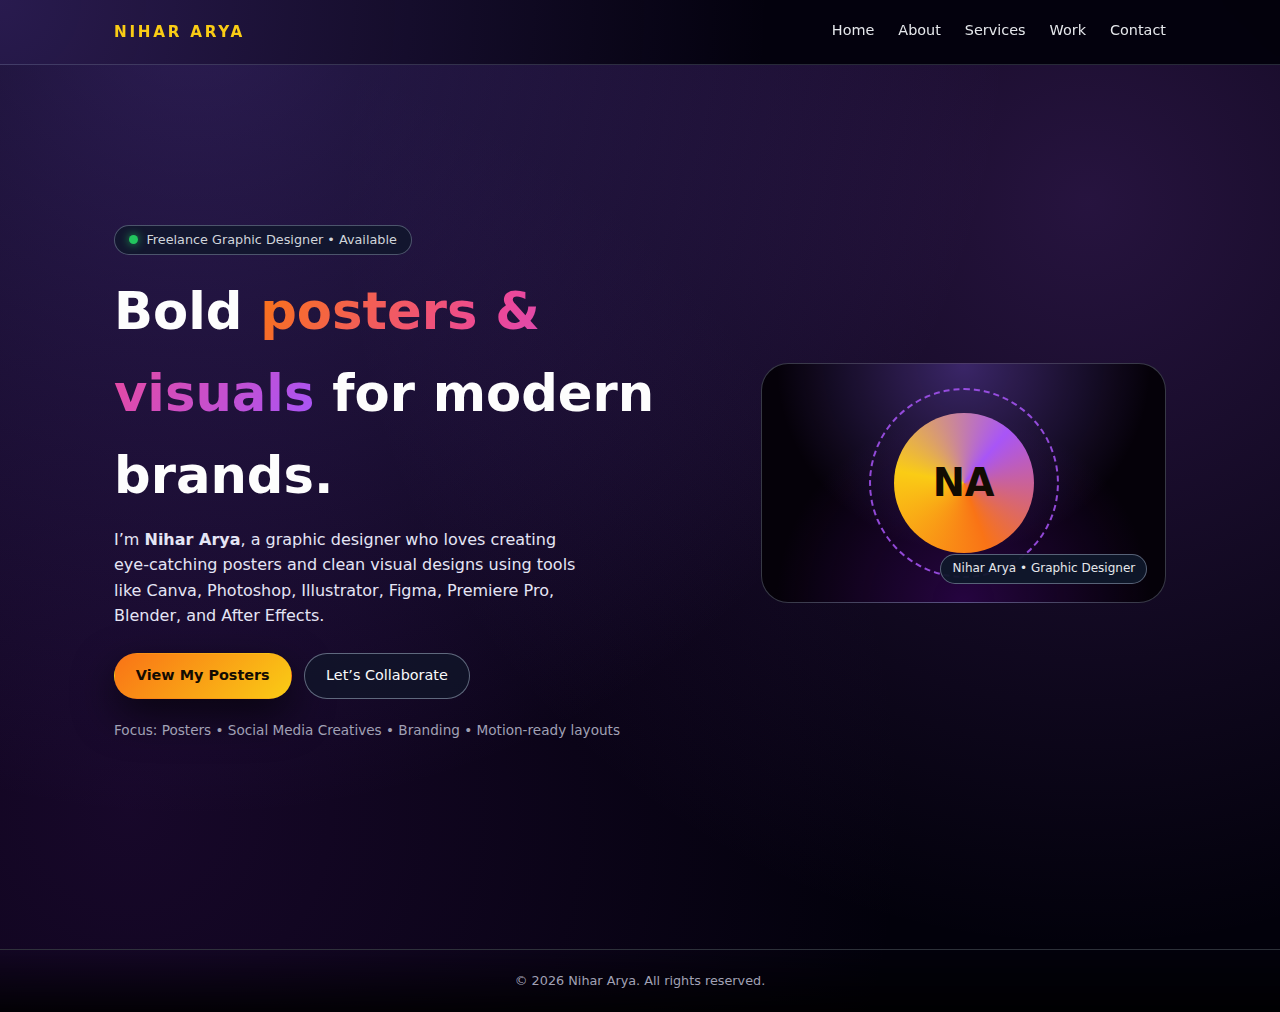
<file: index.html>
<!DOCTYPE html>
<html lang="en">
<head>
  <meta charset="UTF-8" />
  <meta name="viewport" content="width=device-width, initial-scale=1.0" />
  <title>Nihar Arya | Graphic Designer</title>
  <link rel="stylesheet" href="assets/css/style.css" />
</head>
<body>
  <header>
    <div class="container">
      <nav>
        <div class="logo">NIHAR ARYA</div>
        <button class="menu-toggle" id="menuToggle">Menu</button>
        <div class="nav-links" id="navLinks">
          <a href="index.html">Home</a>
          <a href="about.html">About</a>
          <a href="services.html">Services</a>
          <a href="work.html">Work</a>
          <a href="contact.html">Contact</a>
        </div>
      </nav>
    </div>
  </header>

  <main>
    <!-- HERO -->
    <section id="hero">
      <div class="container">
        <div class="hero-grid">
          <div>
            <div class="hero-tag">
              <span></span>
              <p>Freelance Graphic Designer • Available</p>
            </div>
            <h1 class="hero-title">
              Bold <span>posters & visuals</span> for modern brands.
            </h1>
            <p class="hero-subtitle">
              I’m <strong>Nihar Arya</strong>, a graphic designer who loves creating eye-catching
              posters and clean visual designs using tools like Canva, Photoshop, Illustrator,
              Figma, Premiere Pro, Blender, and After Effects.
            </p>
            <div class="hero-actions">
              <a href="work.html" class="btn-primary">View My Posters</a>
              <a href="contact.html" class="btn-outline">Let’s Collaborate</a>
            </div>
            <p class="hero-note">
              Focus: Posters • Social Media Creatives • Branding • Motion-ready layouts
            </p>
          </div>

          <div class="hero-visual">
            <div class="hero-circle">
              <div class="hero-initials">
                NA
              </div>
            </div>
            <div class="hero-pill">
              Nihar Arya • Graphic Designer
            </div>
          </div>
        </div>
      </div>
    </section>
  </main>

  <footer>
    <div class="container">
      <p>© <span id="year"></span> Nihar Arya. All rights reserved.</p>
    </div>
  </footer>

  <script src="assets/js/main.js"></script>
</body>
</html>
</file>
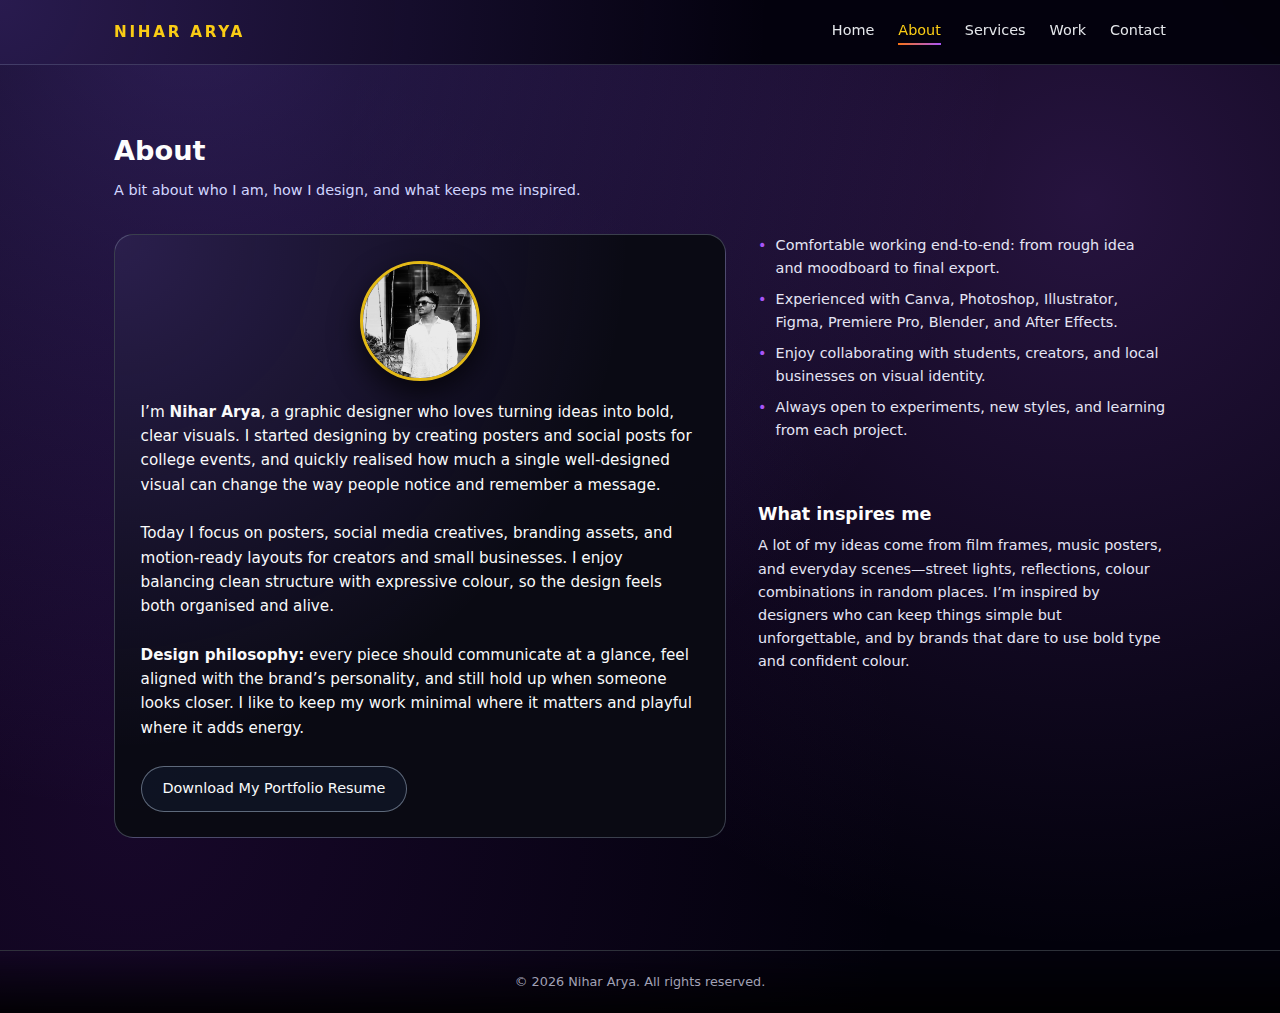
<file: about.html>
<!DOCTYPE html>
<html lang="en">
<head>
  <meta charset="UTF-8" />
  <meta name="viewport" content="width=device-width, initial-scale=1.0" />
  <title>About | Nihar Arya</title>
  <link rel="stylesheet" href="assets/css/style.css" />
</head>
<body>
  <header>
    <div class="container">
      <nav>
        <div class="logo">NIHAR ARYA</div>
        <button class="menu-toggle" id="menuToggle">Menu</button>
        <div class="nav-links" id="navLinks">
          <a href="index.html">Home</a>
          <a href="about.html" class="active">About</a>
          <a href="services.html">Services</a>
          <a href="work.html">Work</a>
          <a href="contact.html">Contact</a>
        </div>
      </nav>
    </div>
  </header>

  <main>
    <section id="about">
      <div class="container">
        <h2 class="section-title">About</h2>
        <p class="section-subtitle">A bit about who I am, how I design, and what keeps me inspired.</p>

        <div class="about-grid">
          <div class="about-card">
            <!-- Circular profile picture -->
            <div class="hero-profile" style="margin-bottom: 1.2rem;">
              <img src="assets/img/nihar.jpg" alt="Portrait of Nihar Arya" />
            </div>

            <p>
              I’m <strong>Nihar Arya</strong>, a graphic designer who loves turning ideas into bold,
              clear visuals. I started designing by creating posters and social posts for college events,
              and quickly realised how much a single well‑designed visual can change the way people notice
              and remember a message.
            </p>
            <br />
            <p>
              Today I focus on posters, social media creatives, branding assets, and motion‑ready layouts
              for creators and small businesses. I enjoy balancing clean structure with expressive colour,
              so the design feels both organised and alive.
            </p>
            <br />
            <p>
              <strong>Design philosophy:</strong> every piece should communicate at a glance, feel aligned
              with the brand’s personality, and still hold up when someone looks closer. I like to keep my
              work minimal where it matters and playful where it adds energy.
            </p>

            <!-- Resume download -->
            <div style="margin-top: 1.6rem;">
              <a href="assets/docs/Nihar-Arya-Resume.pdf" class="btn-outline" download>
                Download My Portfolio Resume
              </a>
            </div>
          </div>

          <div>
            <ul class="about-list">
              <li>Comfortable working end‑to‑end: from rough idea and moodboard to final export.</li>
              <li>Experienced with Canva, Photoshop, Illustrator, Figma, Premiere Pro, Blender, and After Effects.</li>
              <li>Enjoy collaborating with students, creators, and local businesses on visual identity.</li>
              <li>Always open to experiments, new styles, and learning from each project.</li>
            </ul>

            <br />

            <h3 class="section-title" style="font-size: 1.1rem; margin-top: 1.5rem;">
              What inspires me
            </h3>
            <p style="font-size: 0.9rem; color: #e5e5f5;">
              A lot of my ideas come from film frames, music posters, and everyday scenes—street lights,
              reflections, colour combinations in random places. I’m inspired by designers who can keep
              things simple but unforgettable, and by brands that dare to use bold type and confident colour.
            </p>
          </div>
        </div>
      </div>
    </section>
  </main>

  <footer>
    <div class="container">
      <p>© <span id="year"></span> Nihar Arya. All rights reserved.</p>
    </div>
  </footer>

  <script src="assets/js/main.js"></script>
</body>
</html>
</file>
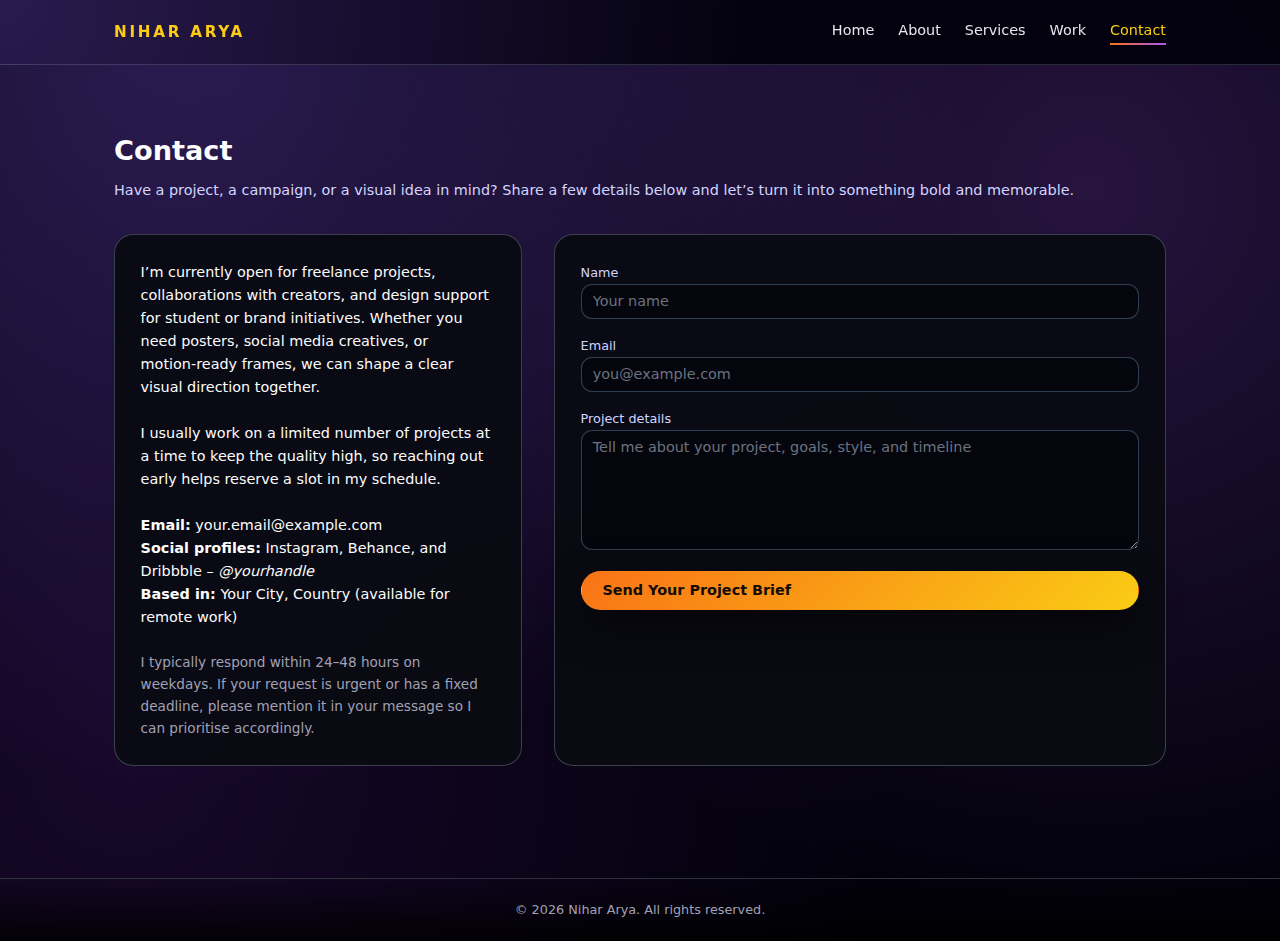
<file: contact.html>
<!DOCTYPE html>
<html lang="en">
<head>
  <meta charset="UTF-8" />
  <meta name="viewport" content="width=device-width, initial-scale=1.0" />
  <title>Contact | Nihar Arya</title>
  <link rel="stylesheet" href="assets/css/style.css" />
</head>
<body>
  <header>
    <div class="container">
      <nav>
        <div class="logo">NIHAR ARYA</div>
        <button class="menu-toggle" id="menuToggle">Menu</button>
        <div class="nav-links" id="navLinks">
          <a href="index.html">Home</a>
          <a href="about.html">About</a>
          <a href="services.html">Services</a>
          <a href="work.html">Work</a>
          <a href="contact.html" class="active">Contact</a>
        </div>
      </nav>
    </div>
  </header>

  <main>
    <section id="contact">
      <div class="container">
        <h2 class="section-title">Contact</h2>
        <p class="section-subtitle">
          Have a project, a campaign, or a visual idea in mind? Share a few details below and
          let’s turn it into something bold and memorable.
        </p>

        <div class="contact-grid">
          <div class="contact-card">
            <p>
              I’m currently open for freelance projects, collaborations with creators, and design
              support for student or brand initiatives. Whether you need posters, social media
              creatives, or motion‑ready frames, we can shape a clear visual direction together.
            </p>
            <br />
            <p>
              I usually work on a limited number of projects at a time to keep the quality high,
              so reaching out early helps reserve a slot in my schedule.
            </p>
            <br />
            <p><strong>Email:</strong> your.email@example.com</p>
            <p><strong>Social profiles:</strong> Instagram, Behance, and Dribbble – <em>@yourhandle</em></p>
            <p><strong>Based in:</strong> Your City, Country (available for remote work)</p>
            <br />
            <p class="hero-note">
              I typically respond within 24–48 hours on weekdays. If your request is urgent or has
              a fixed deadline, please mention it in your message so I can prioritise accordingly.
            </p>
          </div>

          <div class="contact-card">
            <form>
              <div>
                <label for="name">Name</label>
                <input id="name" type="text" placeholder="Your name" required />
              </div>

              <div>
                <label for="email">Email</label>
                <input id="email" type="email" placeholder="you@example.com" required />
              </div>

              <div>
                <label for="project">Project details</label>
                <textarea id="project" placeholder="Tell me about your project, goals, style, and timeline"></textarea>
              </div>

              <button type="submit" class="btn-primary">Send Your Project Brief</button>
            </form>
          </div>
        </div>
      </div>
    </section>
  </main>

  <footer>
    <div class="container">
      <p>© <span id="year"></span> Nihar Arya. All rights reserved.</p>
    </div>
  </footer>

  <script src="assets/js/main.js"></script>
</body>
</html>
</file>
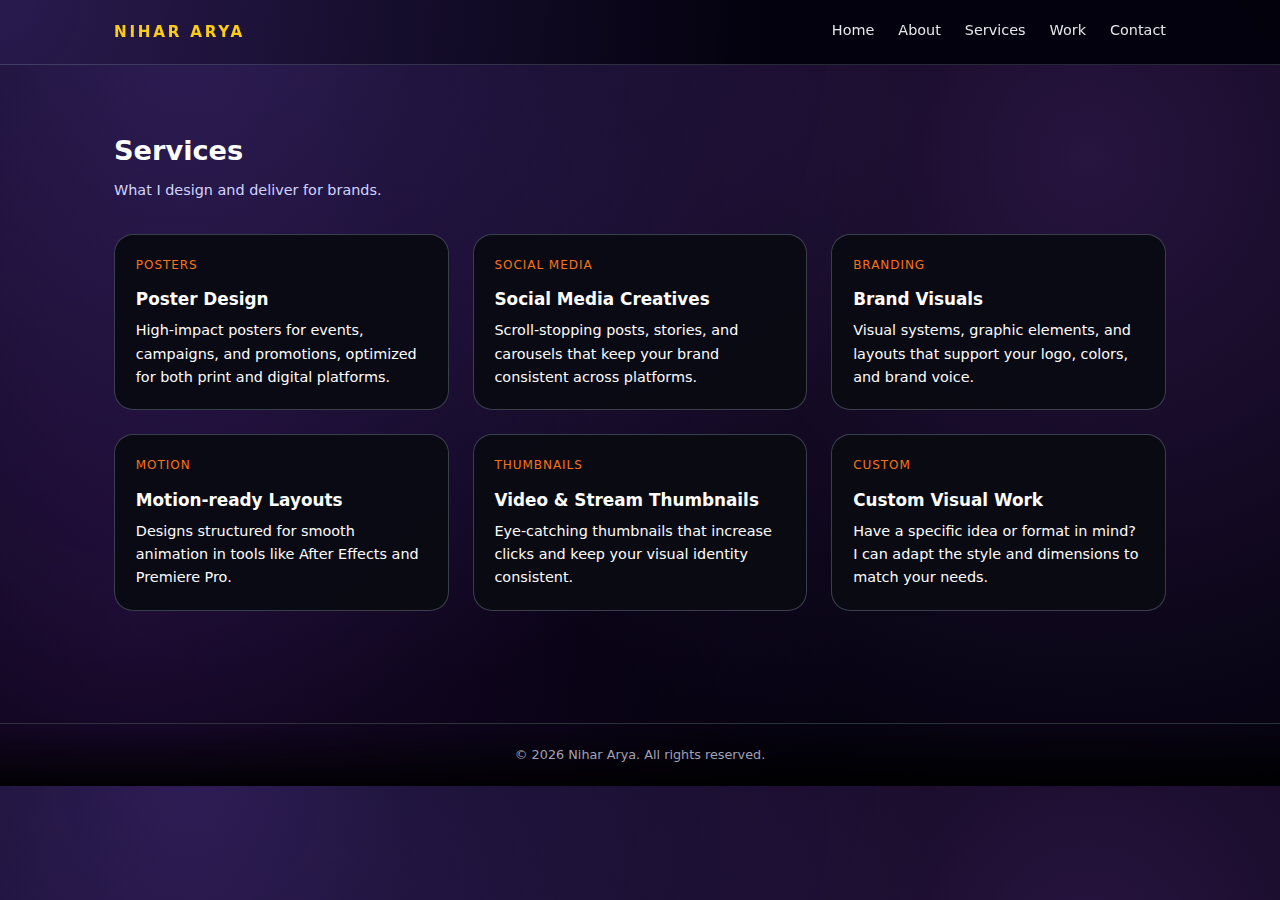
<file: services.html>
<!DOCTYPE html>
<html lang="en">
<head>
  <meta charset="UTF-8" />
  <meta name="viewport" content="width=device-width, initial-scale=1.0" />
  <title>Services | Nihar Arya</title>
  <link rel="stylesheet" href="assets/css/style.css" />
</head>
<body>
  <header>
    <div class="container">
      <nav>
        <div class="logo">NIHAR ARYA</div>
        <button class="menu-toggle" id="menuToggle">Menu</button>
        <div class="nav-links" id="navLinks">
          <a href="index.html">Home</a>
          <a href="about.html">About</a>
          <a href="services.html">Services</a>
          <a href="work.html">Work</a>
          <a href="contact.html">Contact</a>
        </div>
      </nav>
    </div>
  </header>

  <main>
    <section id="services">
      <div class="container">
        <h2 class="section-title">Services</h2>
        <p class="section-subtitle">What I design and deliver for brands.</p>

        <div class="services-grid">
          <div class="service-card">
            <p class="service-tag">Posters</p>
            <h3 class="service-title">Poster Design</h3>
            <p>
              High‑impact posters for events, campaigns, and promotions, optimized for both print and
              digital platforms.
            </p>
          </div>

          <div class="service-card">
            <p class="service-tag">Social Media</p>
            <h3 class="service-title">Social Media Creatives</h3>
            <p>
              Scroll‑stopping posts, stories, and carousels that keep your brand consistent across platforms.
            </p>
          </div>

          <div class="service-card">
            <p class="service-tag">Branding</p>
            <h3 class="service-title">Brand Visuals</h3>
            <p>
              Visual systems, graphic elements, and layouts that support your logo, colors, and brand voice.
            </p>
          </div>

          <div class="service-card">
            <p class="service-tag">Motion</p>
            <h3 class="service-title">Motion‑ready Layouts</h3>
            <p>
              Designs structured for smooth animation in tools like After Effects and Premiere Pro.
            </p>
          </div>

          <div class="service-card">
            <p class="service-tag">Thumbnails</p>
            <h3 class="service-title">Video & Stream Thumbnails</h3>
            <p>
              Eye‑catching thumbnails that increase clicks and keep your visual identity consistent.
            </p>
          </div>

          <div class="service-card">
            <p class="service-tag">Custom</p>
            <h3 class="service-title">Custom Visual Work</h3>
            <p>
              Have a specific idea or format in mind? I can adapt the style and dimensions to match your needs.
            </p>
          </div>
        </div>
      </div>
    </section>
  </main>

  <footer>
    <div class="container">
      <p>© <span id="year"></span> Nihar Arya. All rights reserved.</p>
    </div>
  </footer>

  <script src="assets/js/main.js"></script>
</body>
</html>
</file>
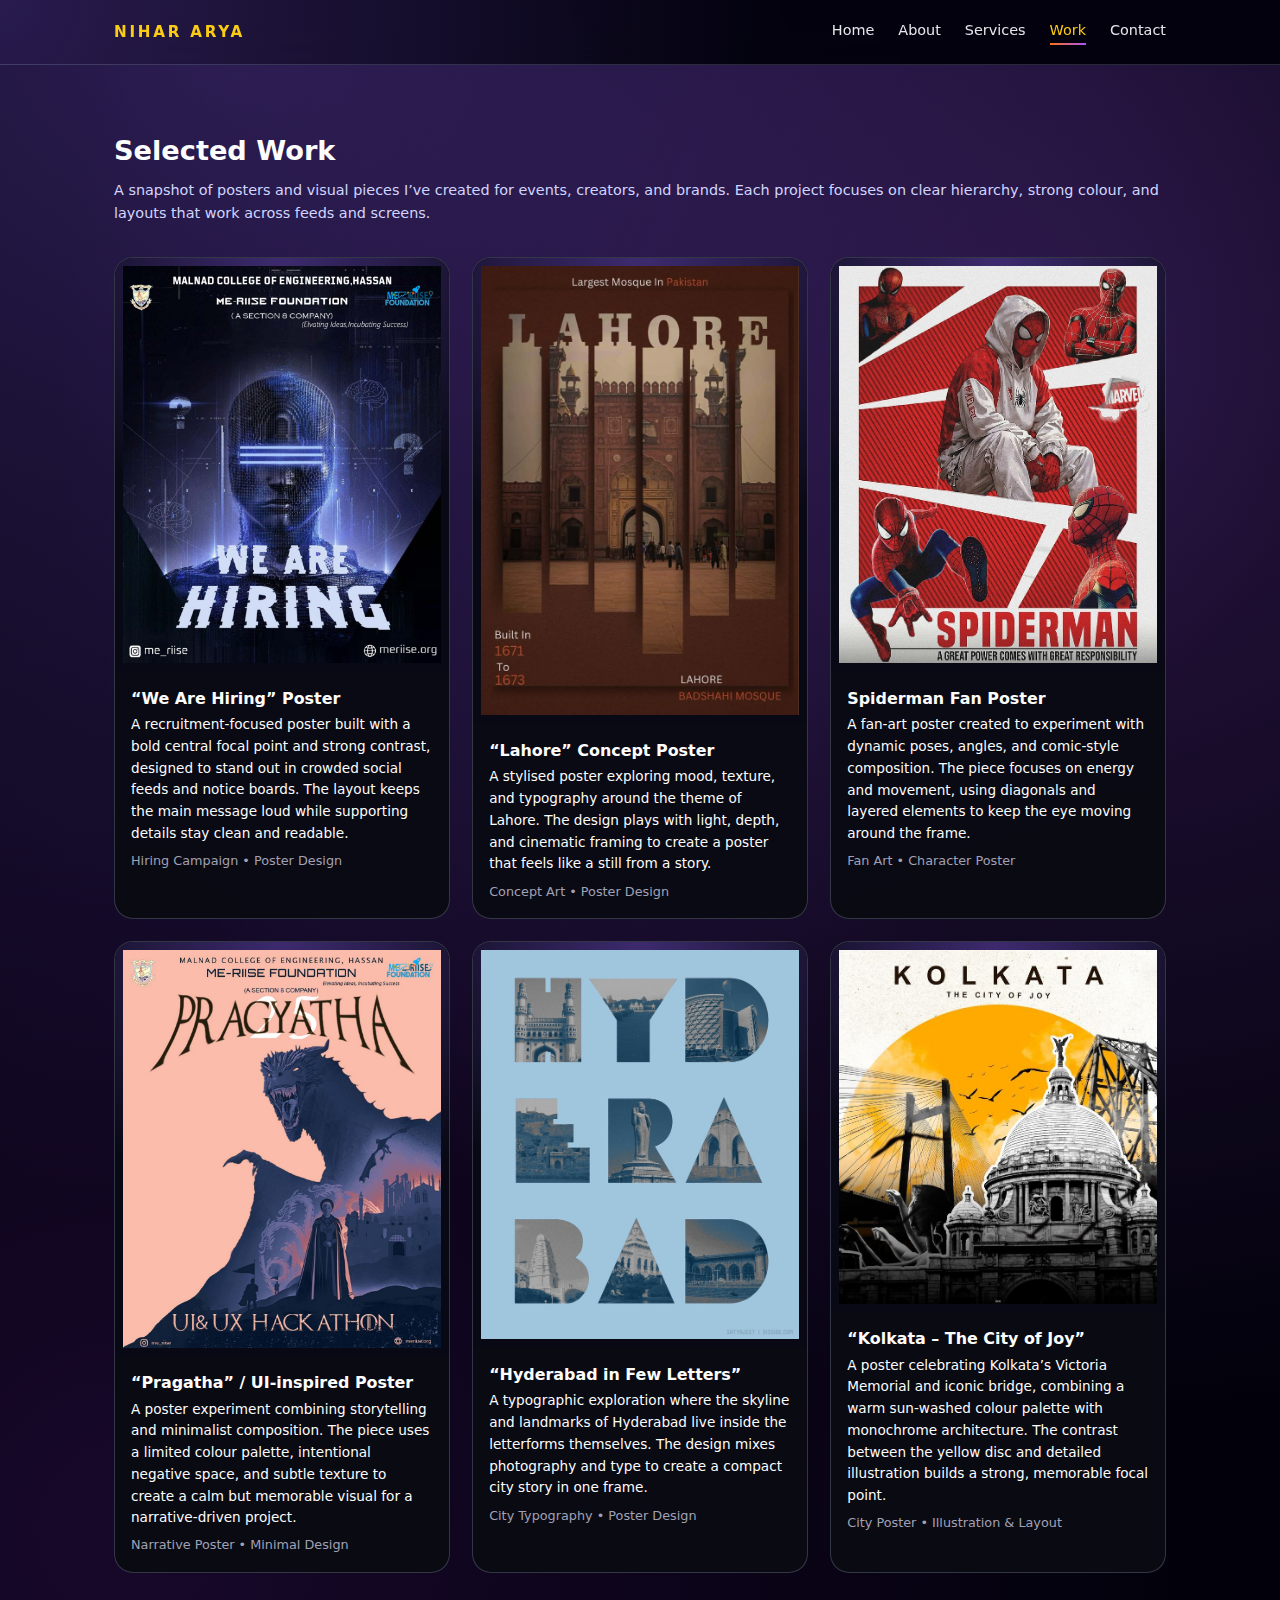
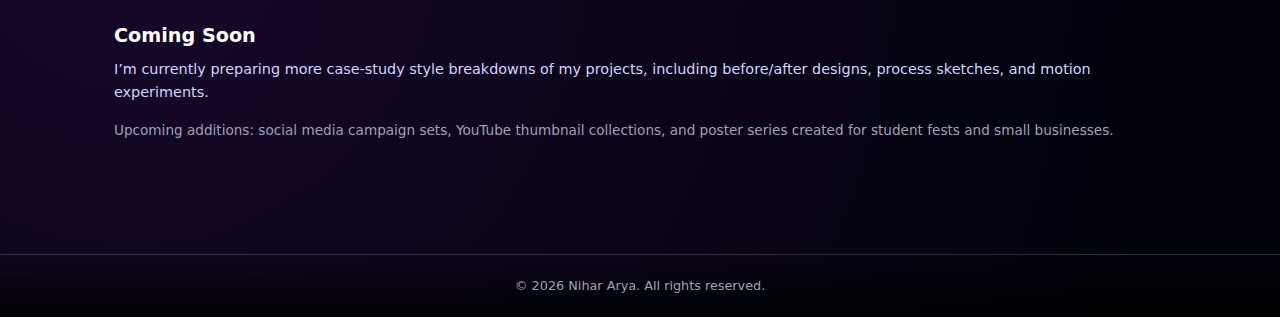
<file: work.html>
<!DOCTYPE html>
<html lang="en">
<head>
  <meta charset="UTF-8" />
  <meta name="viewport" content="width=device-width, initial-scale=1.0" />
  <title>Work | Nihar Arya</title>
  <link rel="stylesheet" href="assets/css/style.css" />
</head>
<body>
  <header>
    <div class="container">
      <nav>
        <div class="logo">NIHAR ARYA</div>
        <button class="menu-toggle" id="menuToggle">Menu</button>
        <div class="nav-links" id="navLinks">
          <a href="index.html">Home</a>
          <a href="about.html">About</a>
          <a href="services.html">Services</a>
          <a href="work.html" class="active">Work</a>
          <a href="contact.html">Contact</a>
        </div>
      </nav>
    </div>
  </header>

  <main>
    <section id="work">
      <div class="container">
        <h2 class="section-title">Selected Work</h2>
        <p class="section-subtitle">
          A snapshot of posters and visual pieces I’ve created for events, creators, and brands.
          Each project focuses on clear hierarchy, strong colour, and layouts that work across feeds and screens.
        </p>

        <div class="work-grid">
          <!-- Project 1: Hiring -->
          <article class="work-item">
            <div class="work-thumb">
              <img src="assets/img/hiring.jpg" alt="We Are Hiring poster by Nihar Arya" />
            </div>
            <div class="work-body">
              <h3 class="work-title">“We Are Hiring” Poster</h3>
              <p>
                A recruitment‑focused poster built with a bold central focal point and strong contrast,
                designed to stand out in crowded social feeds and notice boards. The layout keeps the
                main message loud while supporting details stay clean and readable.
              </p>
              <p class="work-meta">Hiring Campaign • Poster Design</p>
            </div>
          </article>

          <!-- Project 2: Lahore -->
          <article class="work-item">
            <div class="work-thumb">
              <img src="assets/img/lahore.jpg" alt="Lahore themed poster by Nihar Arya" />
            </div>
            <div class="work-body">
              <h3 class="work-title">“Lahore” Concept Poster</h3>
              <p>
                A stylised poster exploring mood, texture, and typography around the theme of Lahore.
                The design plays with light, depth, and cinematic framing to create a poster that feels
                like a still from a story.
              </p>
              <p class="work-meta">Concept Art • Poster Design</p>
            </div>
          </article>

          <!-- Project 3: Spiderman -->
          <article class="work-item">
            <div class="work-thumb">
              <img src="assets/img/spiderman.jpg" alt="Spiderman fan poster by Nihar Arya" />
            </div>
            <div class="work-body">
              <h3 class="work-title">Spiderman Fan Poster</h3>
              <p>
                A fan‑art poster created to experiment with dynamic poses, angles, and comic‑style
                composition. The piece focuses on energy and movement, using diagonals and layered
                elements to keep the eye moving around the frame.
              </p>
              <p class="work-meta">Fan Art • Character Poster</p>
            </div>
          </article>

          <!-- Project 4: Pragatha / uiux -->
          <article class="work-item">
            <div class="work-thumb">
              <img src="assets/img/uiux.jpg" alt="UI/UX themed Pragatha poster by Nihar Arya" />
            </div>
            <div class="work-body">
              <h3 class="work-title">“Pragatha” / UI‑inspired Poster</h3>
              <p>
                A poster experiment combining storytelling and minimalist composition. The piece uses
                a limited colour palette, intentional negative space, and subtle texture to create a
                calm but memorable visual for a narrative‑driven project.
              </p>
              <p class="work-meta">Narrative Poster • Minimal Design</p>
            </div>
          </article>

          <!-- Project 5: Hyderabad -->
          <article class="work-item">
            <div class="work-thumb">
              <img src="assets/img/hyderabad.jpeg" alt="Hyderabad in few letters poster by Nihar Arya" />
            </div>
            <div class="work-body">
              <h3 class="work-title">“Hyderabad in Few Letters”</h3>
              <p>
                A typographic exploration where the skyline and landmarks of Hyderabad live inside
                the letterforms themselves. The design mixes photography and type to create a compact
                city story in one frame.
              </p>
              <p class="work-meta">City Typography • Poster Design</p>
            </div>
          </article>

          <!-- Project 6: Kolkata / Victoria Palace -->
          <article class="work-item">
            <div class="work-thumb">
              <img src="assets/img/victoria-palace.jpeg" alt="Kolkata Victoria Memorial poster by Nihar Arya" />
            </div>
            <div class="work-body">
              <h3 class="work-title">“Kolkata – The City of Joy”</h3>
              <p>
                A poster celebrating Kolkata’s Victoria Memorial and iconic bridge, combining a warm
                sun‑washed colour palette with monochrome architecture. The contrast between the yellow
                disc and detailed illustration builds a strong, memorable focal point.
              </p>
              <p class="work-meta">City Poster • Illustration & Layout</p>
            </div>
          </article>
        </div>

        <!-- Coming soon section -->
        <div style="margin-top: 3rem;">
          <h3 class="section-title" style="font-size: 1.2rem;">Coming Soon</h3>
          <p class="section-subtitle" style="margin-bottom: 1rem;">
            I’m currently preparing more case‑study style breakdowns of my projects, including before/after designs,
            process sketches, and motion experiments.
          </p>
          <p class="hero-note">
            Upcoming additions: social media campaign sets, YouTube thumbnail collections, and poster series created
            for student fests and small businesses.
          </p>
        </div>
      </div>
    </section>
  </main>

  <footer>
    <div class="container">
      <p>© <span id="year"></span> Nihar Arya. All rights reserved.</p>
    </div>
  </footer>

  <script src="assets/js/main.js"></script>
</body>
</html>
</file>
<file: assets/css/style.css>
/* Global reset & typography */
* {
  margin: 0;
  padding: 0;
  box-sizing: border-box;
  font-family: system-ui, -apple-system, BlinkMacSystemFont, "Segoe UI", sans-serif;
}

body {
  /* Deep black base + soft purple glows */
  background:
    radial-gradient(circle at 15% 0%, rgba(139, 92, 246, 0.3), transparent 55%),
    radial-gradient(circle at 85% 20%, rgba(168, 85, 247, 0.22), transparent 55%),
    radial-gradient(circle at 10% 80%, rgba(88, 28, 135, 0.25), transparent 55%),
    #02010b;
  color: #fdfdfd;
  line-height: 1.6;
}

a {
  color: inherit;
  text-decoration: none;
}

img {
  max-width: 100%;
  display: block;
}

/* Layout helpers */
.container {
  max-width: 1100px;
  margin: 0 auto;
  padding: 0 1.5rem;
}

main {
  padding-bottom: 3rem;
}

section {
  padding: 4rem 0;
}

/* Header & navigation */
header {
  position: sticky;
  top: 0;
  z-index: 10;
  backdrop-filter: blur(14px);
  background:
    radial-gradient(circle at top left, rgba(139, 92, 246, 0.28), transparent 60%),
    rgba(2, 1, 11, 0.96);
  border-bottom: 1px solid rgba(148, 163, 184, 0.25);
}

nav {
  display: flex;
  align-items: center;
  justify-content: space-between;
  height: 64px;
}

.logo {
  font-size: 0.95rem;
  font-weight: 700;
  letter-spacing: 0.18em;
  text-transform: uppercase;
  color: #facc15; /* warm yellow accent */
}

.nav-links {
  display: flex;
  gap: 1.5rem;
  font-size: 0.9rem;
}

.nav-links a {
  position: relative;
  padding-bottom: 2px;
  color: #e5e7eb;
  transition: color 0.15s ease;
}

.nav-links a::after {
  content: "";
  position: absolute;
  left: 0;
  bottom: 0;
  width: 0;
  height: 2px;
  background: linear-gradient(90deg, #f97316, #a855f7);
  transition: width 0.2s ease;
}

.nav-links a:hover {
  color: #facc15;
}

.nav-links a:hover::after {
  width: 100%;
}

.nav-links a.active {
  color: #facc15;
}

.nav-links a.active::after {
  width: 100%;
}

/* Mobile menu button */
.menu-toggle {
  display: none;
  border-radius: 999px;
  border: 1px solid rgba(148, 163, 184, 0.4);
  padding: 0.3rem 0.8rem;
  font-size: 0.8rem;
  background: rgba(15, 23, 42, 0.65);
  color: #f9fafb;
  cursor: pointer;
}

/* Hero section */
#hero {
  min-height: calc(100vh - 64px);
  display: flex;
  align-items: center;
}

.hero-grid {
  display: grid;
  grid-template-columns: 3fr 2fr;
  gap: 2.5rem;
  align-items: center;
}

.hero-tag {
  display: inline-flex;
  align-items: center;
  gap: 0.5rem;
  padding: 0.25rem 0.9rem;
  border-radius: 999px;
  border: 1px solid rgba(148, 163, 184, 0.45);
  font-size: 0.8rem;
  color: #d1d5db;
  margin-bottom: 1rem;
  background: rgba(15, 23, 42, 0.8);
}

.hero-tag span {
  width: 9px;
  height: 9px;
  border-radius: 999px;
  background: #22c55e;
  box-shadow: 0 0 10px rgba(34, 197, 94, 0.9);
}

.hero-title {
  font-size: clamp(2.5rem, 4vw, 3.4rem);
  font-weight: 700;
  margin-bottom: 0.6rem;
}

.hero-title span {
  background: linear-gradient(120deg, #f97316, #ec4899, #a855f7);
  -webkit-background-clip: text;
  color: transparent;
}

.hero-subtitle {
  font-size: 1rem;
  color: #e5e5f5;
  max-width: 30rem;
  margin-bottom: 1.5rem;
}

.hero-actions {
  display: flex;
  flex-wrap: wrap;
  gap: 0.8rem;
  margin-bottom: 1.3rem;
}

.btn-primary,
.btn-outline {
  padding: 0.65rem 1.3rem;
  border-radius: 999px;
  font-size: 0.9rem;
  border: 1px solid transparent;
  cursor: pointer;
  transition: all 0.15s ease;
  display: inline-flex;
  align-items: center;
  gap: 0.4rem;
}

.btn-primary {
  background: linear-gradient(135deg, #f97316, #facc15);
  color: #120b02;
  font-weight: 600;
  box-shadow: 0 16px 40px rgba(0, 0, 0, 0.65);
}

.btn-primary:hover {
  transform: translateY(-1px);
  box-shadow: 0 22px 55px rgba(0, 0, 0, 0.85);
}

.btn-outline {
  border-color: rgba(148, 163, 184, 0.6);
  color: #f9fafb;
  background: rgba(15, 23, 42, 0.7);
}

.btn-outline:hover {
  background: rgba(15, 23, 42, 0.95);
  transform: translateY(-1px);
}

.hero-note {
  font-size: 0.85rem;
  color: #a1a1b5;
}

.hero-visual {
  border-radius: 1.7rem;
  border: 1px solid rgba(148, 163, 184, 0.35);
  background:
    radial-gradient(circle at top, rgba(139, 92, 246, 0.4), transparent 60%),
    radial-gradient(circle at bottom, rgba(59, 7, 100, 0.6), transparent 60%),
    #050109;
  padding: 1.5rem;
  position: relative;
  overflow: hidden;
}

/* Circular profile inside hero & about */
.hero-profile {
  width: 120px;
  height: 120px;
  border-radius: 50%;
  overflow: hidden;
  border: 3px solid rgba(250, 204, 21, 0.9);
  margin: 0 auto 1rem auto;
  box-shadow: 0 12px 30px rgba(0, 0, 0, 0.7);
}

.hero-profile img {
  width: 100%;
  height: 100%;
  object-fit: cover;
}

.hero-circle {
  width: 190px;
  height: 190px;
  border-radius: 999px;
  border: 2px dashed rgba(168, 85, 247, 0.85);
  display: flex;
  align-items: center;
  justify-content: center;
  margin: 0 auto;
}

.hero-initials {
  width: 140px;
  height: 140px;
  border-radius: 999px;
  background: conic-gradient(from 160deg, #f97316, #facc15, #a855f7, #f97316);
  display: flex;
  align-items: center;
  justify-content: center;
  font-size: 2.4rem;
  font-weight: 700;
  color: #120b02;
}

.hero-pill {
  position: absolute;
  bottom: 1.1rem;
  right: 1.1rem;
  font-size: 0.75rem;
  padding: 0.3rem 0.7rem;
  border-radius: 999px;
  background: rgba(15, 23, 42, 0.95);
  border: 1px solid rgba(148, 163, 184, 0.55);
  color: #e5e7eb;
}

/* Section headings */
.section-title {
  font-size: 1.7rem;
  margin-bottom: 0.4rem;
}

.section-subtitle {
  font-size: 0.9rem;
  color: #d1d5ff;
  margin-bottom: 2rem;
}

/* About section */
.about-grid {
  display: grid;
  grid-template-columns: 3fr 2fr;
  gap: 2rem;
}

.about-card {
  background:
    radial-gradient(circle at top left, rgba(139, 92, 246, 0.25), transparent 60%),
    rgba(10, 10, 19, 0.98);
  border-radius: 1.2rem;
  border: 1px solid rgba(148, 163, 184, 0.35);
  padding: 1.6rem;
  font-size: 0.95rem;
  color: #f9fafb;
}

.about-list {
  list-style: none;
  font-size: 0.9rem;
  color: #e5e5f5;
}

.about-list li {
  margin-bottom: 0.5rem;
  position: relative;
  padding-left: 1.1rem;
}

.about-list li::before {
  content: "•";
  position: absolute;
  left: 0;
  color: #a855f7;
}

/* Services section */
.services-grid {
  display: grid;
  grid-template-columns: repeat(3, minmax(0, 1fr));
  gap: 1.5rem;
}

.service-card {
  background: rgba(10, 10, 19, 0.98);
  border-radius: 1.2rem;
  border: 1px solid rgba(148, 163, 184, 0.35);
  padding: 1.3rem;
  font-size: 0.9rem;
  transition: transform 0.15s ease, box-shadow 0.15s ease, border-color 0.15s ease;
}

.service-card:hover {
  transform: translateY(-3px);
  border-color: rgba(168, 85, 247, 0.7);
  box-shadow: 0 18px 40px rgba(0, 0, 0, 0.9);
}

.service-title {
  font-weight: 600;
  margin-bottom: 0.4rem;
}

.service-tag {
  font-size: 0.75rem;
  color: #f97316;
  margin-bottom: 0.7rem;
  text-transform: uppercase;
  letter-spacing: 0.08em;
}

/* Work section */
.work-grid {
  display: grid;
  grid-template-columns: repeat(3, minmax(0, 1fr));
  gap: 1.4rem;
}

.work-item {
  background: rgba(10, 10, 19, 0.98);
  border-radius: 1.2rem;
  border: 1px solid rgba(148, 163, 184, 0.3);
  overflow: hidden;
  display: flex;
  flex-direction: column;
  transition: transform 0.15s ease, box-shadow 0.15s ease, border-color 0.15s ease;
}

.work-item:hover {
  transform: translateY(-3px);
  border-color: rgba(139, 92, 246, 0.8);
  box-shadow: 0 18px 40px rgba(0, 0, 0, 0.9);
}

.work-thumb {
  background:
    radial-gradient(circle at top, rgba(139, 92, 246, 0.4), transparent 60%),
    #090915;
  aspect-ratio: 4 / 3;
  display: flex;
  align-items: center;
  justify-content: center;
  font-size: 0.8rem;
  color: #b0b0c5;
  text-align: center;
  padding: 0.5rem;
}

.work-thumb img {
  width: 100%;
  height: 100%;
  object-fit: cover;
}

.work-body {
  padding: 0.9rem 1rem 1rem;
  font-size: 0.85rem;
}

.work-title {
  font-weight: 600;
  margin-bottom: 0.2rem;
}

.work-meta {
  font-size: 0.8rem;
  color: #a1a1b5;
  margin-top: 0.4rem;
}

/* Contact section */
.contact-grid {
  display: grid;
  grid-template-columns: 2fr 3fr;
  gap: 2rem;
}

.contact-card {
  background: rgba(10, 10, 19, 0.98);
  border-radius: 1.2rem;
  border: 1px solid rgba(148, 163, 184, 0.35);
  padding: 1.6rem;
  font-size: 0.9rem;
}

form {
  display: grid;
  gap: 0.9rem;
}

label {
  font-size: 0.8rem;
  color: #d1d5ff;
}

input,
textarea {
  width: 100%;
  padding: 0.55rem 0.7rem;
  border-radius: 0.7rem;
  border: 1px solid rgba(51, 65, 85, 0.95);
  background: #05050d;
  color: #f9fafb;
  font-size: 0.9rem;
  outline: none;
}

input::placeholder,
textarea::placeholder {
  color: #6b7280;
}

input:focus,
textarea:focus {
  border-color: #a855f7;
  box-shadow: 0 0 0 1px rgba(168, 85, 247, 0.5);
}

textarea {
  min-height: 120px;
  resize: vertical;
}

/* Footer */
footer {
  border-top: 1px solid rgba(148, 163, 184, 0.3);
  padding: 1.3rem 0;
  font-size: 0.8rem;
  color: #a1a1b5;
  text-align: center;
  background: linear-gradient(to top, rgba(0, 0, 0, 0.85), transparent);
}

footer a {
  color: #f97316;
}

/* Responsive styles */
@media (max-width: 900px) {
  .hero-grid,
  .about-grid,
  .services-grid,
  .work-grid,
  .contact-grid {
    grid-template-columns: 1fr;
  }

  #hero {
    padding-top: 2rem;
  }

  .hero-visual {
    order: -1;
  }

  .services-grid,
  .work-grid {
    grid-template-columns: repeat(2, minmax(0, 1fr));
  }
}

@media (max-width: 700px) {
  nav {
    height: auto;
    padding: 0.7rem 0;
  }

  .nav-links {
    display: none;
    width: 100%;
    justify-content: flex-end;
  }

  .nav-links.show {
    display: flex;
    flex-direction: column;
    align-items: flex-end;
    padding-bottom: 0.6rem;
  }

  .menu-toggle {
    display: block;
  }

  .services-grid,
  .work-grid {
    grid-template-columns: 1fr;
  }
}
</file>
